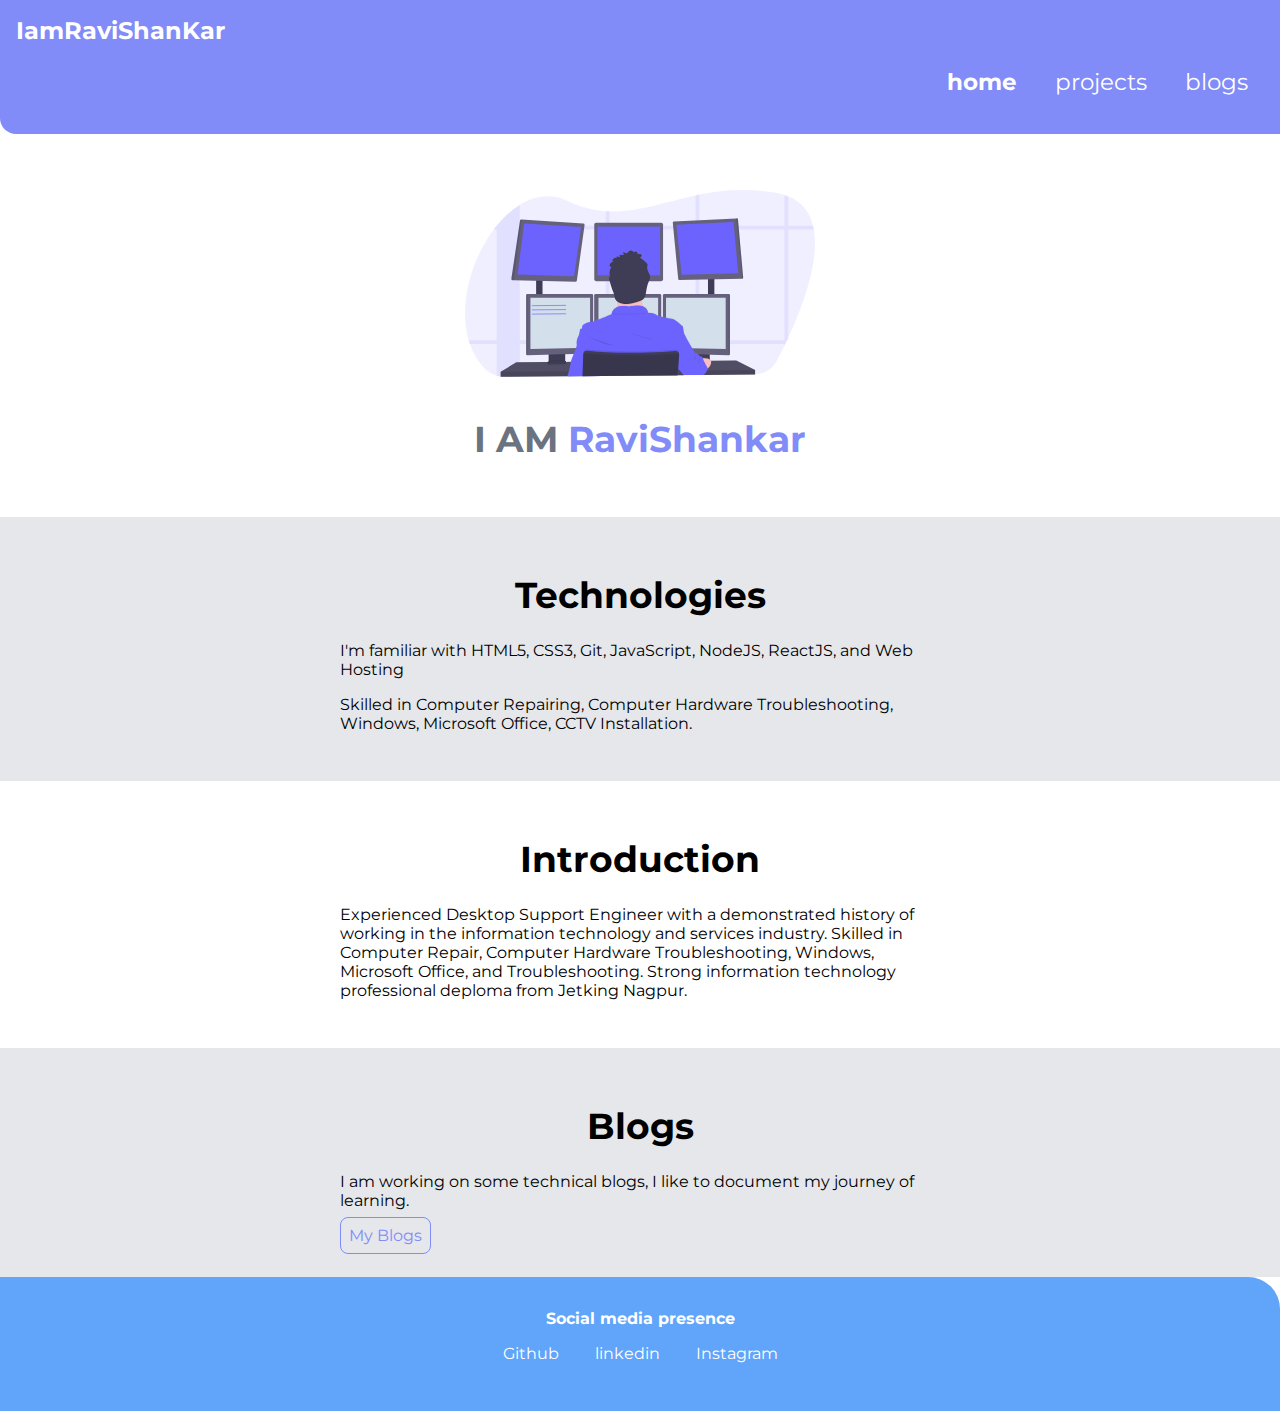
<file: index.html>
<!DOCTYPE html>
<html lang="en">

<head>
    <meta charset="UTF-8">
    <meta http-equiv="X-UA-Compatible" content="IE=edge">
    <meta name="viewport" content="width=device-width, initial-scale=1.0">
    <title>Home | Portfolio</title>
    <link rel="stylesheet" type="text/css" href="/styles.css">
    <body">
        <nav class="navigation">
            <div class="nav-brand">IamRaviShanKar</div>
            <ul class="list-non-bullet nav-pills">
                <li class="list-item-inline"> <a class="link link-active" href="index.html">home</a> </li>
                <li class="list-item-inline"> <a class="link" href="lib/projects.html">projects</a> </li>
                <li class="list-item-inline"> <a class="link" href="lib/Blogs.html">blogs</a> </li>
            </ul>
        </nav>
        <header class="hero">
            <img class="hero-image" src="img4.svg">
            <h1 class="hero-heading">I AM <span style="color:#818CF8">RaviShankar</span> </h1>

        </header>
        <section class="section ow">
            <div class="container container-center">
                <h1>Technologies</h1>

                
<p>I'm familiar with HTML5, CSS3, Git, JavaScript, NodeJS, ReactJS, and Web Hosting</p>
<p>Skilled in Computer Repairing, Computer Hardware Troubleshooting, Windows, Microsoft Office, CCTV Installation.</p>
            </div>


        </section>

        

        <section class="section">
            <div class="container container-center">
                <h1>Introduction</h1>
               
<p>Experienced Desktop Support Engineer with a demonstrated history of working in the information
    technology
    and services industry. Skilled in Computer Repair, Computer Hardware Troubleshooting, Windows,
    Microsoft
    Office, and Troubleshooting. Strong information technology professional deploma from Jetking Nagpur.
</p>
            </div>


        </section>

        <section class="section ow">
            <div class="container container-center">
                <h1>Blogs</h1>
                <p>I am working on some technical blogs, I like to document my journey of learning.</p>
                <a class="link link-secondary" href="lib/Blogs.html">My Blogs</a>

            </div>


        </section>

        <footer class="footer">
            <div class="footer-header">Social media presence</div>
            <ul class="social-links list-non-bullet">
                <li class="list-item-inline"><a class="link" href="https://github.com/rjrvsharma">Github</a></li>
                <li class="list-item-inline"><a class="link"
                        href="https://www.linkedin.com/in/ravishankar-vishwakarma-929853139/">linkedin</a></li>
                <li class="list-item-inline"><a class="link"
                        href="https://www.instagram.com/ravi_rv_vishwakarma/">Instagram</a></li>
            </ul>

        </footer>


        </body>

</html>
</file>
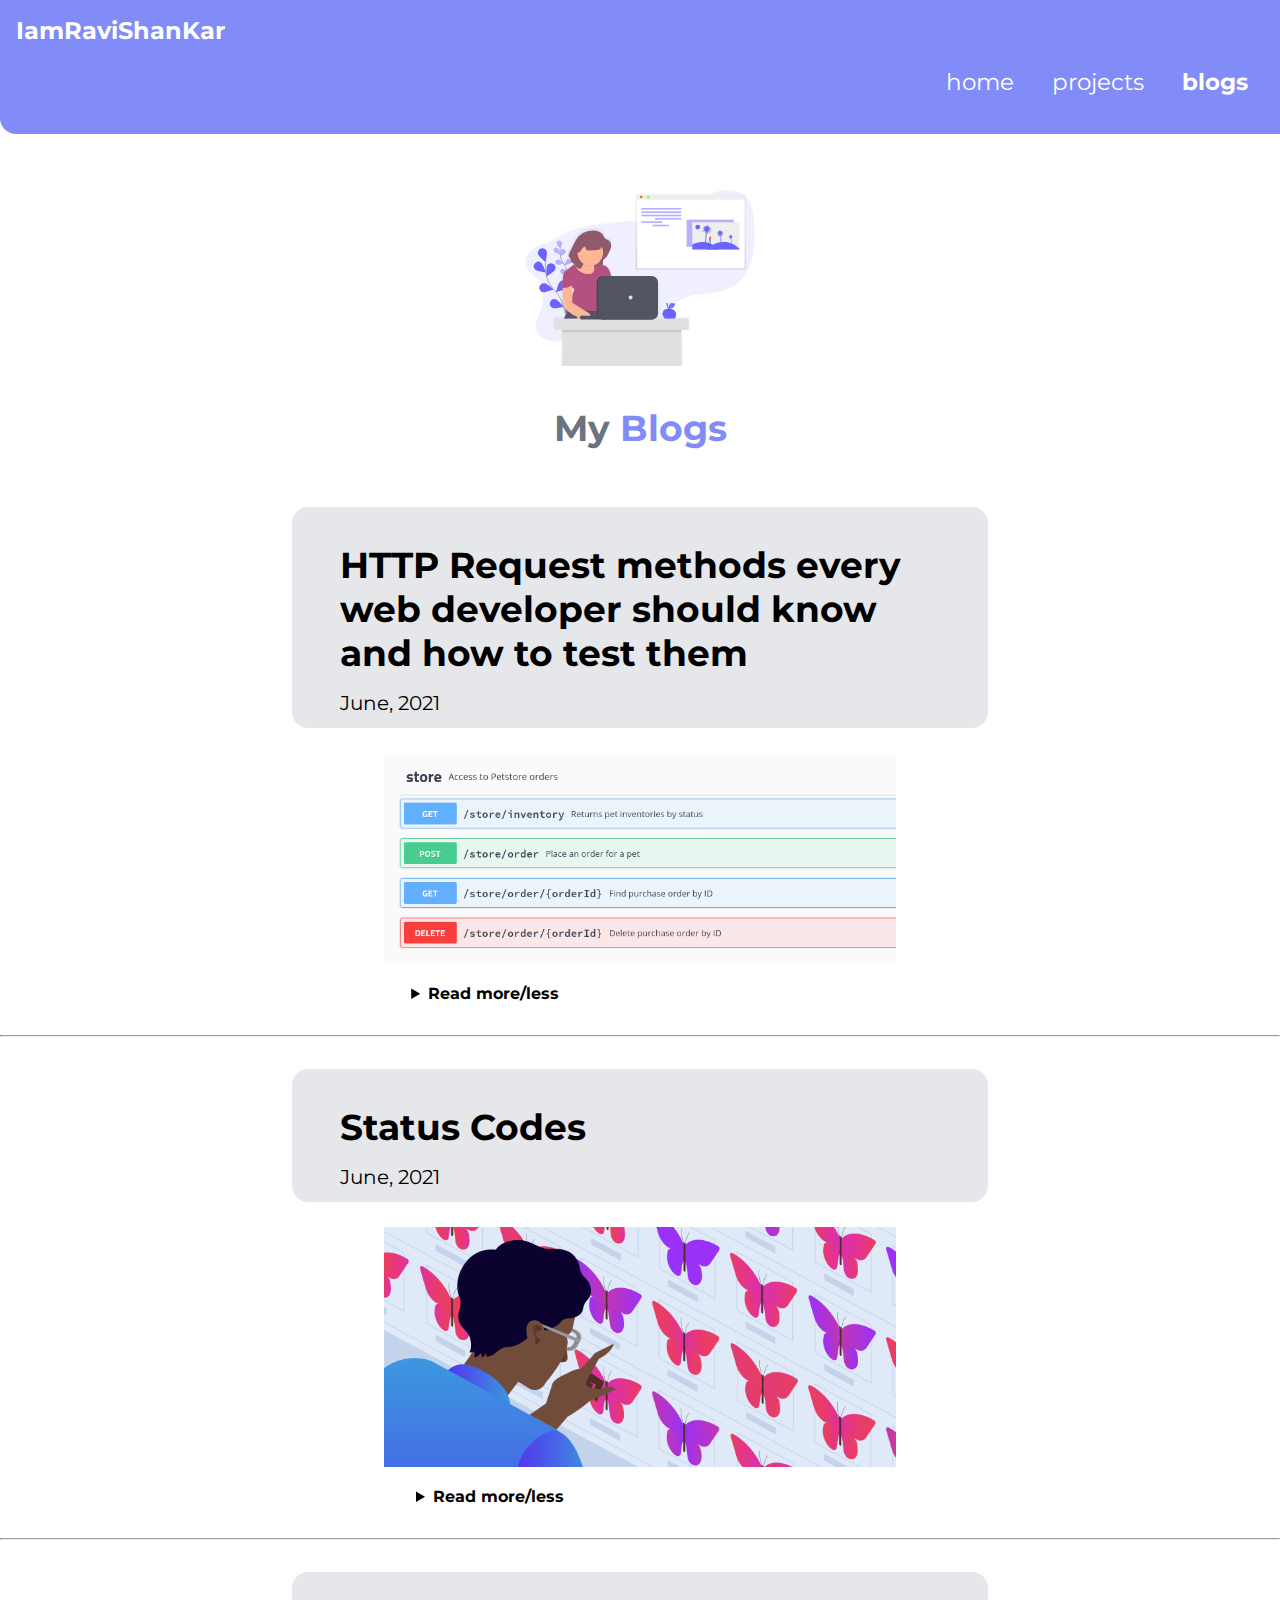
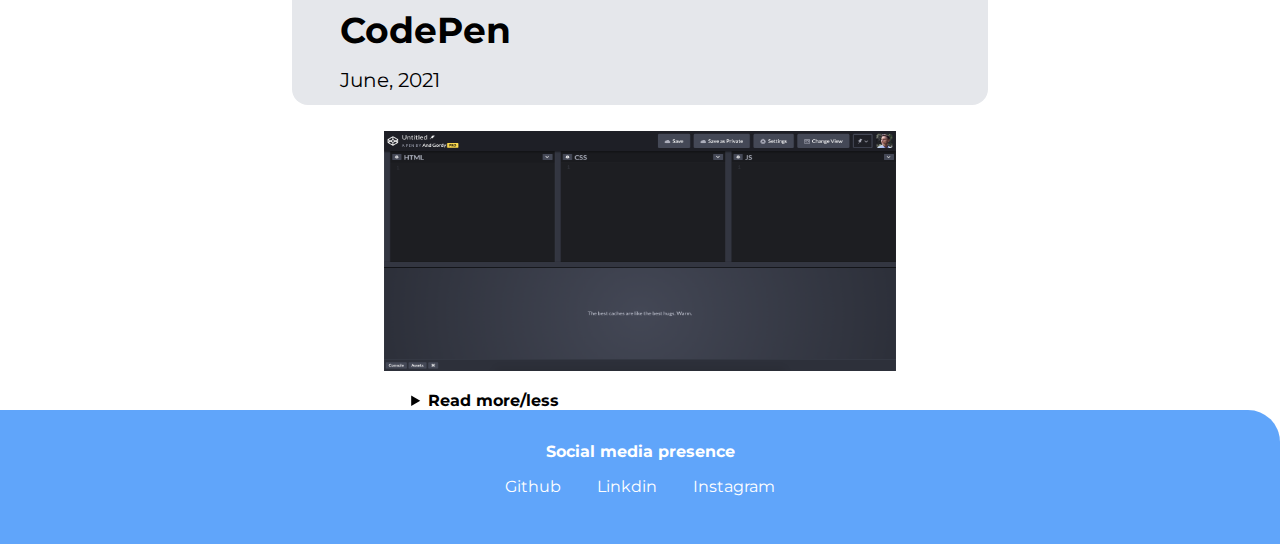
<file: lib/Blogs.html>
<!DOCTYPE html>
<html lang="en">

<head>
    <meta charset="UTF-8">
    <meta http-equiv="X-UA-Compatible" content="IE=edge">
    <meta name="viewport" content="width=device-width, initial-scale=1.0">
    <title>Blogs | Portfolio</title>
    <link rel="stylesheet" type="text/css" href="/styles.css">

<body>
    <nav class="navigation">
        <div class="nav-brand">IamRaviShanKar</div>
        <ul class="list-non-bullet nav-pills">
            <li class="list-item-inline"> <a class="link" href="/index.html">home</a> </li>
            <li class="list-item-inline"> <a class="link" href="\lib\projects.html">projects</a> </li>
            <li class="list-item-inline"> <a class="link link-active" href=\lib\Blogs.html">blogs</a> </li>
        </ul>
    </nav>
    <header class="hero">
        <img style="height: 11rem;" class="hero-image" src="/img3.svg">
        <h1 class="hero-heading">My <span style="color:#818CF8">Blogs</span></h1>

    </header>

    <section>

        <h1 style="padding-top: 4vh; padding-bottom: 1vh;border-radius: 1rem;"  class="container container-center ow">HTTP Request methods every web developer should know and how to test
            them <br><small class="small">June, 2021</small></h1>
            <img style="max-height: 15rem;" src="/blogimg1.png">
            <details  >
                <summary   style="font-weight: bolder; padding-top: 1rem; margin-left: 25.7rem;">Read more/less</summary>
        
        <div class="blogmater">

            <h2>GET</h2>

            <p>GET requests are the most common and widely used methods in APIs and websites. Simply put, the GET method
                is used to retreive data from a server at the specified resource. For example, say you have an API with
                a /users endpoint. Making a GET request to that endpoint should return a list of all available users.

                Since a GET request is only requesting data and not modifying any resources, it's considered a safe and
                idempotent method.</p>

            <h2>Testing an API with GET requests.</h2>

            <p> When you're creating tests for an API, the GET method will likely be the most frequent type of request
                made by consumers of the service, so it's important to check every known endpoint with a GET request.

                At a basic level, these things should be validated:

                Check that a valid GET request returns a 200 status code.
                Ensure that a GET request to a specific resource returns the correct data. For example, GET /users
                returns a list of users.
                GET is often the default method in HTTP clients, so creating tests for these resources should be simple
                with any tool you choose.</p>



           
                <h1>POST</h1>
                <p>In web services, POST requests are used to send data to the API server to create or udpate a
                    resource. The data sent to the server is stored in the request body of the HTTP request.

                    The simplest example is a contact form on a website. When you fill out the inputs in a form and hit
                    Send, that data is put in the response body of the request and sent to the server. This may be JSON,
                    XML, or query parameters (there's plenty of other formats, but these are the most common).

                    It's worth noting that a POST request is non-idempotent. It mutates data on the backend server (by
                    creating or updating a resource), as opposed to a GET request which does not change any data. Here
                    is a great explanation of idempotentcy.</p>
                <h2>Testing an API with POST requests</h2>
                <p>The second most common HTTP method you'll encounter in your API tests is POST. As mentioned above,
                    POST requests are used to send data to the API server and create or update a resource. Since POST
                    requests modify data, it's important to have API tests for all of your POST methods.

                    Here are some tips for testing POST requests:

                    Create a resource with a POST request and ensure a 200 status code is returned.
                    Next, make a GET request for that resource, and ensure the data was saved correctly.
                    Add tests that ensure POST requests fail with incorrect or ill-formatted data.</p>
            </details>
            <hr>
        </div>


    </section>

    <!-- section 2 -->

    <section>

        <h1 style="padding-top: 4vh; padding-bottom: 1vh;border-radius: 1rem;"  class="container container-center ow"> Status Codes
            <br><small class="small">June, 2021</small></h1>

        <img style="max-height: 15rem;" src="/statuscode.png">
        <div class="blogmater">

            <details >
                <summary  style="font-weight: bolder; padding-top: 1rem; margin-left: 16rem;">Read more/less</summary>

            <h2>About Status CodesT</h2>

            <p>Every time you click on a link or type in a URL and press Enter, your browser sends a request to the
                webserver for the site you’re trying to access. The server receives and processes the request, and then
                sends back the relevant resources along with an HTTP header.

                HTTP status codes are delivered to your browser in the HTTP header. While status codes are returned
                every single time your browser requests a web page or resource, most of the time you don’t see them.

                It’s usually only when something goes wrong that you might see one displayed in your browser. This is
                the server’s way of saying: “Something isn’t right. Here’s a code that explains what went wrong.”</p>

            <img src="/statuserror.png">

            <h2>Understanding HTTP Status Code Classes.</h2>

            <p>HTTP status codes are divided into 5 “classes”. These are groupings of responses that have similar or
                related meanings. Knowing what they are can help you quickly determine the general substance of a status

                code before you go about looking up its specific meaning.
                <h3>The five classes include:<h/3> 
                    <div style="font-weight:lighter; font-size: medium;">
                        <ul id="smallword">


                            <li>100s: Informational codes indicating that the request initiated by the browser is
                                continuing.</li>
                            <li>200s: Success codes returned when browser request was received, understood, and
                                processed by the server.</li>
                            <li>300s: Redirection codes returned when a new resource has been substituted for the
                                requested resource.</li>
                            <li>400s: Client error codes indicating that there was a problem with the request.</li>
                            <li>500s: Server error codes indicating that the request was accepted, but that an error on
                                the server</li>
                            <li>prevented the fulfillment of the request.</li></details>
                            </section>
            </p>

            </ul>
        </div>
<hr>
        <!-- section 3 -->

        
    <section>

        <h1 style="padding-top: 4vh; padding-bottom: 1vh; border-radius: 1rem;" class="container container-center ow">CodePen <br><small class="small">June, 2021</small></h1>
            <img style="max-height: 15rem;" src="/codepan.png">
            <details >
                <summary  style="font-weight: bolder; padding-top: 1rem; margin-left: 25.7rem;">Read more/less</summary>
        
        <div class="blogmater">

            

            <p style="margin-left: 10rem; margin-right:10rem ;">CodePen is an online community for testing and showcasing user-created HTML, CSS and JavaScript code snippets. It works by letting you create “pens,” which are sets of HTML, CSS, and JavaScript. It serves as an online code editor and an open-source learning environment. CodePen is one of the largest communities for web designers to show their coding skills.</p>

            
            </details>
   
        </div>


    </section>



        <footer class="footer">
            <div class="footer-header">Social media presence</div>
            <ul class="social-links list-non-bullet">
                <li class="list-item-inline"><a class="link" href="https://github.com/rjrvsharma">Github</a></li>
                <li class="list-item-inline"><a class="link" href="https://www.linkedin.com/in/ravishankar-vishwakarma-929853139/">Linkdin</a></li>
                <li class="list-item-inline"><a class="link" href="https://www.instagram.com/ravi_rv_vishwakarma/">Instagram</a></li>
            </ul>
    
        </footer>
    



</body>

</html>
</file>
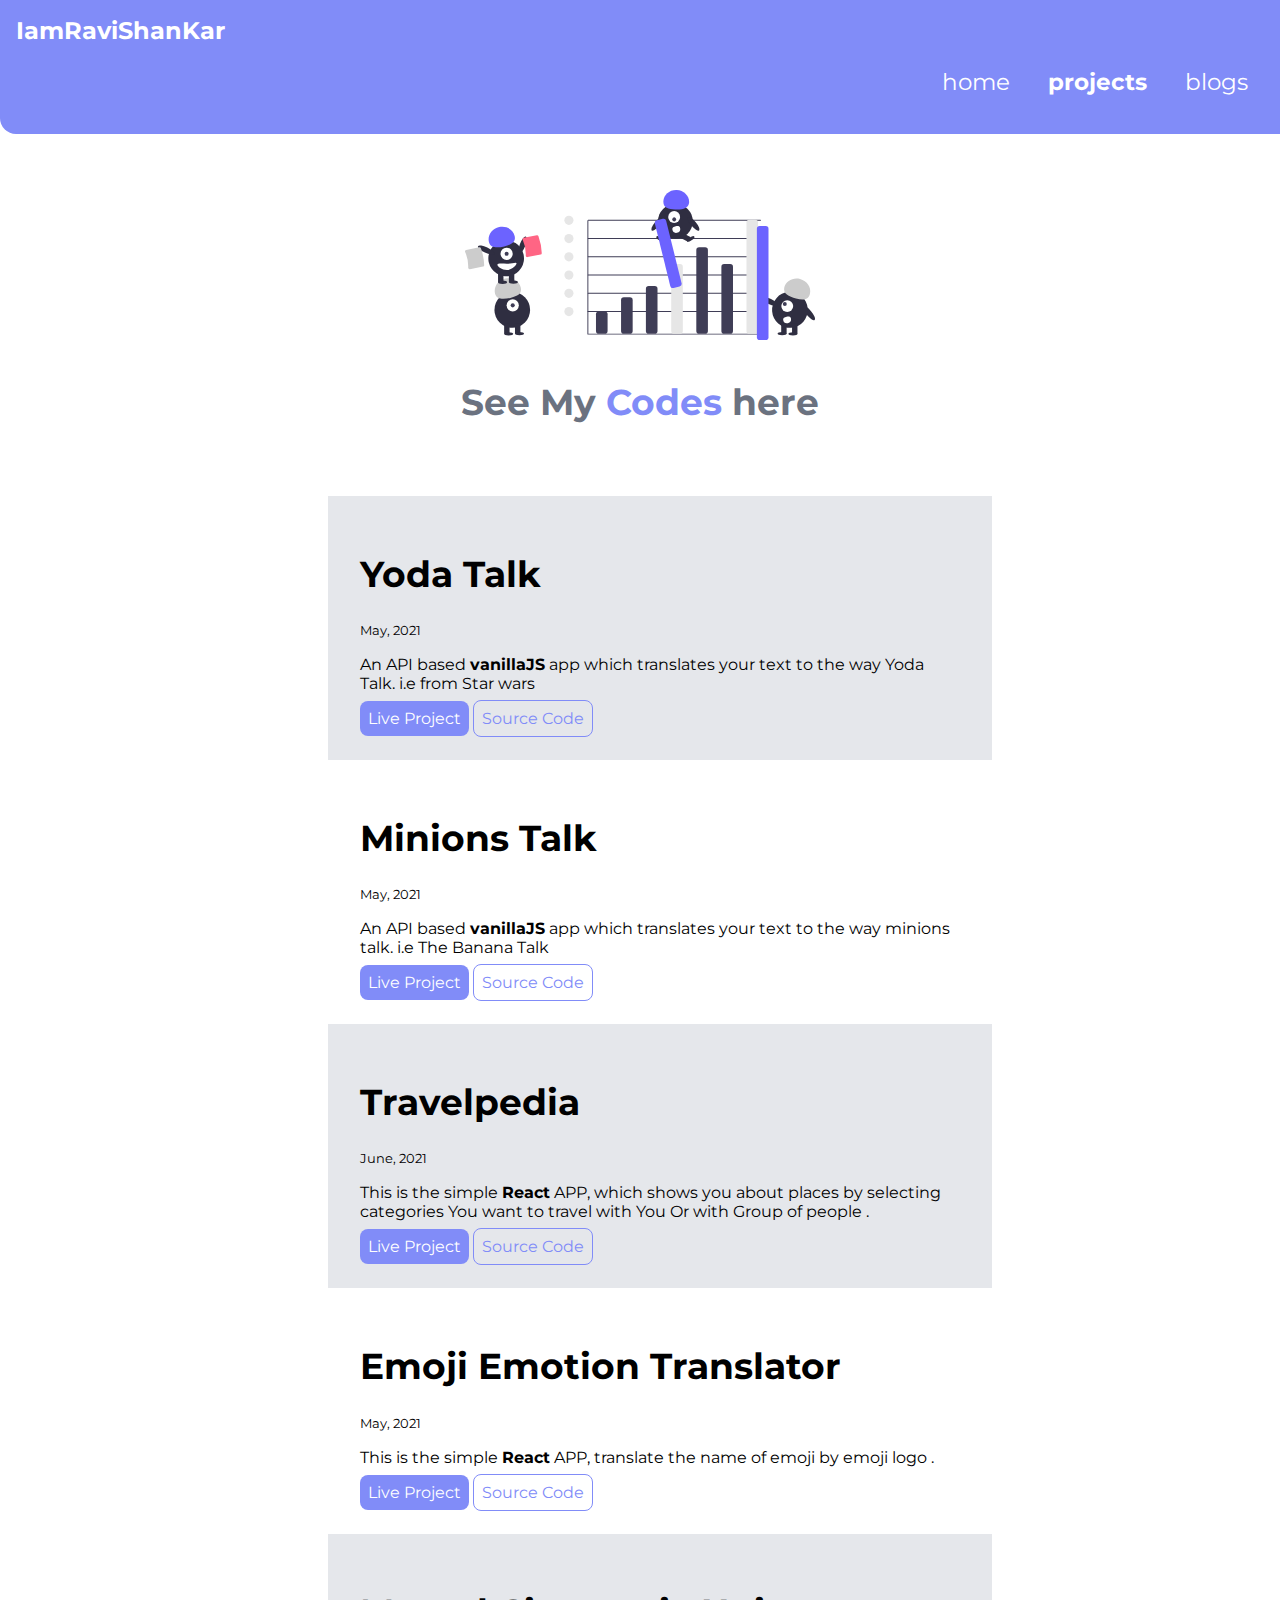
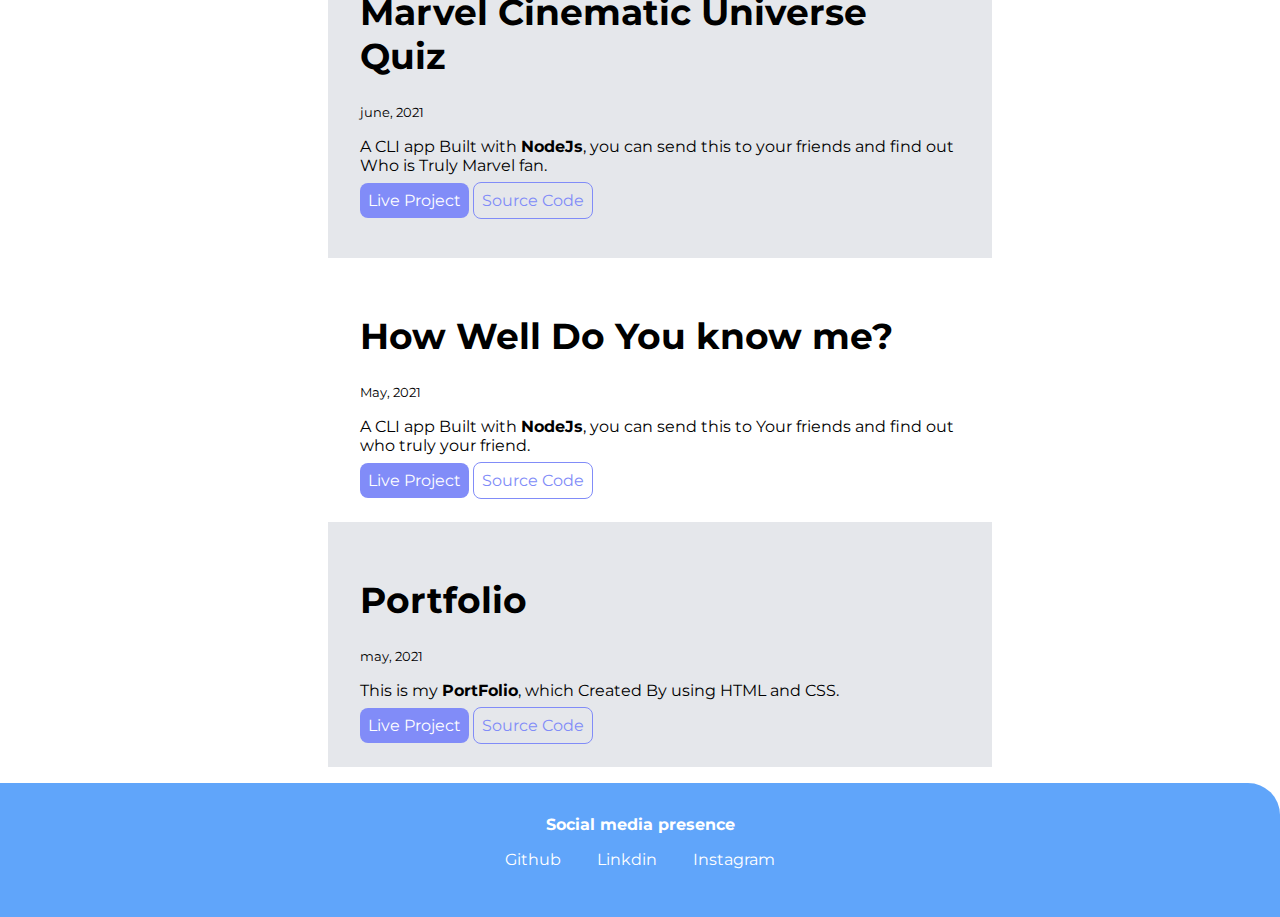
<file: lib/projects.html>
<!DOCTYPE html>
<html lang="en">

<head>
    <meta charset="UTF-8">
    <meta http-equiv="X-UA-Compatible" content="IE=edge">
    <meta name="viewport" content="width=device-width, initial-scale=1.0">
    <title>Projects | Portfolio</title>
    <link rel="stylesheet" type="text/css" href="/styles.css">

<body>
    <nav class="navigation">
        <div class="nav-brand">IamRaviShanKar</div>
        <ul class="list-non-bullet nav-pills">
            <li class="list-item-inline"> <a class="link" href="\index.html">home</a> </li>
            <li class="list-item-inline"> <a class="link link-active" href="\lib/projects.html">projects</a> </li>
            <li class="list-item-inline"> <a class="link" href="\lib\Blogs.html">blogs</a> </li>
        </ul>
    </nav>
    <header class="hero">
        <img class="hero-image" src="/img2.svg">
        <h1 class="hero-heading">See My<span style="color:#818CF8"> Codes </span> here</h1>

    </header>


    <ul class="list-non-bullet">




        <li>
            <div class="container-center padding ow">
                <h1>Yoda Talk</h1>
                <small>May, 2021</small>
                <p>An API based <strong>vanillaJS</strong> app which translates your text to the way Yoda Talk. i.e from
                    Star wars </p>
                <a class="link link-primary" href="https://rvyodapp.netlify.app/">Live Project</a>
                <a class="link link-secondary" href="https://github.com/rjrvsharma/Yoda-Talk">Source Code</a>

            </div>

        </li>

        <li>
            <div class="container-center padding">
                <h1>Minions Talk</h1>
                <small>May, 2021</small>
                <p>An API based <strong>vanillaJS</strong> app which translates your text to the way minions talk. i.e
                    The Banana Talk</p>
                <a class="link link-primary" href="https://rvminiontalk.netlify.app/">Live Project</a>
                <a class="link link-secondary" href="https://github.com/rjrvsharma/banana-talk">Source Code</a>

            </div>

        </li>


        <li>
            <div class="container-center padding ow">
                <h1>Travelpedia</h1>
                <small>June, 2021</small>
                <p>This is the simple <strong>React</strong> APP,
                    which shows you about places by selecting categories You want to travel with You Or with Group of
                    people
                    .</p>
                <a class="link link-primary" href="https://xgqux.csb.app/">Live Project</a>
                <a class="link link-secondary"
                    href="https://codesandbox.io/s/currying-feather-xgqux?file=/src/App.js">Source Code</a>

            </div>

        </li>

        <li>
            <div class="container-center padding">
                <h1>Emoji Emotion Translator</h1>
                <small>May, 2021</small>
                <p>This is the simple <strong>React</strong> APP, translate the name of emoji by emoji logo .</p>
                <a class="link link-primary" href="https://4o8bq.csb.app/">Live Project</a>
                <a class="link link-secondary" href="https://codesandbox.io/s/compassionate-river-4o8bq">Source Code</a>

            </div>

        </li>

        <li>
            <div class="container-center padding ow">
                <h1>Marvel Cinematic Universe Quiz</h1>
                <small>june, 2021</small>
                <p>A CLI app Built with <strong>NodeJs</strong>, you can send this to your friends and find out Who is
                    Truly Marvel fan. <p>
                        <a class="link link-primary" href="https://replit.com/@RavishankarVish/quiz-app#index.js">Live
                            Project</a>
                        <a class="link link-secondary"
                            href="https://replit.com/@RavishankarVish/quiz-app#index.js">Source Code</a>

            </div>

        </li>

        <li>
            <div class="container-center padding">
                <h1>How Well Do You know me?</h1>
                <small>May, 2021</small>
                <p>A CLI app Built with <strong>NodeJs</strong>, you can send this to Your friends and find out who
                    truly your friend.</p>
                <a class="link link-primary" href="https://replit.com/@RavishankarVish/rv#index.js">Live Project</a>
                <a class="link link-secondary" href="https://replit.com/@RavishankarVish/rv#index.js">Source Code</a>

            </div>

        </li>


        <li>
            <div class="container-center padding ow">
                <h1>Portfolio</h1>
                <small>may, 2021</small>
                <p>This is my <strong>PortFolio</strong>, which Created By using HTML and CSS.</p>
                <a class="link link-primary" href="https://iamravishankar.netlify.app/">Live Project</a>
                <a class="link link-secondary" href="https://github.com/rjrvsharma/my-first-project-001">Source Code</a>

            </div>

        </li>


    </ul>






















    <footer class="footer">
        <div class="footer-header">Social media presence</div>
        <ul class="social-links list-non-bullet">
            <li class="list-item-inline"><a class="link" href="https://github.com/rjrvsharma">Github</a></li>
            <li class="list-item-inline"><a class="link"
                    href="https://www.linkedin.com/in/ravishankar-vishwakarma-929853139/">Linkdin</a></li>
            <li class="list-item-inline"><a class="link"
                    href="https://www.instagram.com/ravi_rv_vishwakarma/">Instagram</a></li>
        </ul>

    </footer>


</body>

</html>
</file>
<file: styles.css>
@import url('https://fonts.googleapis.com/css2?family=Montserrat:wght@400;700&display=swap');

body {
    font-family: 'Montserrat', sans-serif;
    margin: 0%;
    


}

hr {
    margin: 2rem 0px;
}

.container {
    padding-left: 3rem;
    padding-right: 3rem;
}

.container-center {
    max-width: 600px;
    margin: auto;

}

.link {
    text-decoration: none;
    padding: 0.5rem 0.5rem;


}

.link-primary {
    color: white;

    background-color: #818CF8;
    border-radius: 0.5rem;
}

.link-secondary {
    color: #818CF8;
    border: 1px solid #818CF8;
    border-radius: 0.5rem;
}

.list-non-bullet {
    list-style: none;
}

.list-item-inline {
    display: inline;
    padding: 0.5rem;
}

.navigation {
    background-color: #818CF8;
    color: white;
    padding: 1rem;
    border-bottom-left-radius: 1rem;
    font-size: 2.5vh;
}

.navigation .nav-pills {
    text-align: right;
}

.navigation .link {
    color: white;
}

.navigation .nav-brand {
    font-weight: bold;
    font-size: 1.5rem;
}

.navigation .link-active {

    font-weight: bold;
}

.hero {
    padding: 2rem;
    text-align: center;

}

.hero .hero-image {
    max-width: 350px;
    display: block;
    margin: auto;


}

.hero .hero-heading {
    text-align: center;
    color: #6B7280;
    padding-top: 1rem;
}

.section h1 {

    text-align: center;


}

.ow {
    background-color: #E5E7EB;
}

.section {
    padding: 2rem;

}

.footer {
    margin: auto;
    background-color: #60A5FA;
    padding: 2rem 1rem;
    text-align: center;
    color: white;
    border-top-right-radius: 2rem;


}

.footer .link {
    color: white;
}

.footer ul {
    padding-inline-start: 0px;
}

.footer .footer-header {
    font-weight: bold;
}

.padding {
    padding: 2rem;
}

img {
    margin-left: 30%;
    width: 40%;
    padding-top: 2%;
}

.blogmater {
    margin-left: 10rem;
    margin-right: 10rem;
}

h1 {
    font-size: 4vh;
}

.small {
    text-decoration: none;
    font-size: 20px;
    font-weight: lighter;
}




#blog {
   
   
    display: table;
    height: 100%;
    width: 100%;
  
}

.blogdiv{
display: table-cell;
text-align: center;
vertical-align: middle;
width: 50%;
padding-left: 1rem;
padding-right: 1rem;

}
</file>
